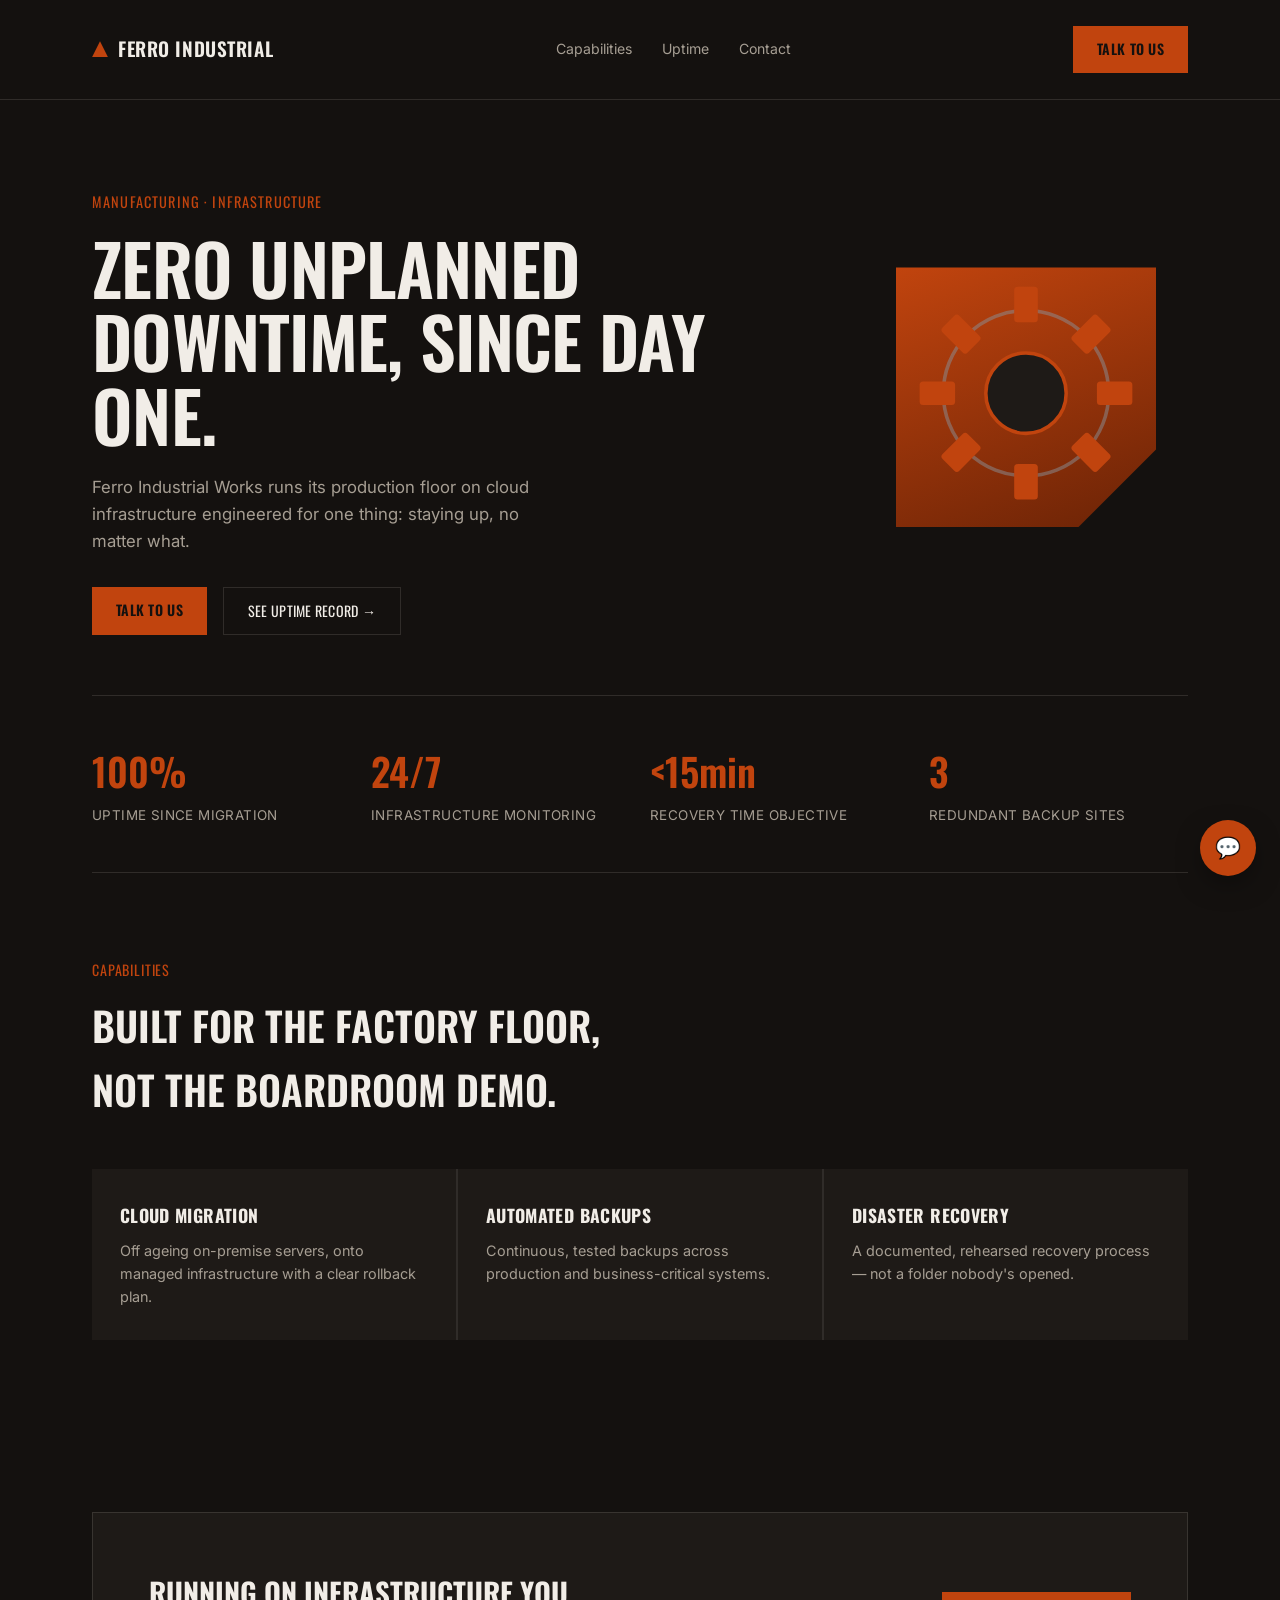
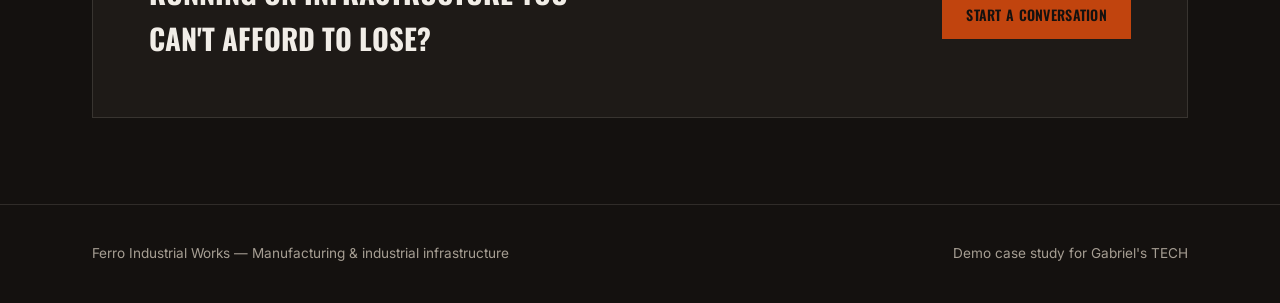
<file: demos/ferro-industrial.html>
<!DOCTYPE html>
<html lang="en">
<head>
<meta charset="UTF-8">
<meta name="viewport" content="width=device-width, initial-scale=1.0">
<title>Ferro Industrial Works — Uptime, Engineered.</title>
<style>
  @import url('https://fonts.googleapis.com/css2?family=Oswald:wght@400;500;600;700&family=Inter:wght@400;500;600&display=swap');
  :root{
    --bg:#14110F; --panel:#1E1A17; --ink:#F1EDE7; --muted:#A69E93;
    --accent:#C1440E; --accent-2:#8A8F98; --line:rgba(241,237,231,0.12);
    --head:'Oswald', sans-serif; --sans:'Inter', sans-serif;
  }
  *{box-sizing:border-box; margin:0; padding:0;}
  body{background:var(--bg); color:var(--ink); font-family:var(--sans); line-height:1.6;}
  a{color:inherit;}
  .wrap{max-width:1160px; margin:0 auto; padding:0 32px;}
  header{padding:26px 0; border-bottom:1px solid var(--line);}
  nav{display:flex; justify-content:space-between; align-items:center; max-width:1160px; margin:0 auto; padding:0 32px;}
  .brand{font-family:var(--head); font-size:1.2rem; font-weight:600; text-transform:uppercase; letter-spacing:0.03em; display:flex; align-items:center; gap:10px;}
  .brand .mark{width:16px; height:16px; background:var(--accent); clip-path:polygon(50% 0,100% 100%,0 100%);}
  .navlinks{display:flex; gap:30px; font-size:0.88rem;}
  .navlinks a{text-decoration:none; color:var(--muted);}
  .cta-btn{background:var(--accent); color:#14110F; padding:12px 24px; text-decoration:none; font-size:0.88rem; font-weight:600; text-transform:uppercase; letter-spacing:0.02em; font-family:var(--head);}
  .hero{padding:90px 0 60px; position:relative;}
  .hero-inner{max-width:680px;}
  .hero .kicker{font-family:var(--head); color:var(--accent); font-size:0.9rem; text-transform:uppercase; letter-spacing:0.08em; margin-bottom:18px;}
  .hero h1{font-family:var(--head); font-size:clamp(2.6rem,5.5vw,4.4rem); font-weight:600; line-height:1.05; text-transform:uppercase; letter-spacing:-0.01em;}
  .hero p{margin-top:22px; color:var(--muted); font-size:1.05rem; max-width:480px;}
  .hero-actions{margin-top:32px; display:flex; gap:16px;}
  .ghost-btn{border:1px solid var(--line); padding:12px 24px; text-decoration:none; font-size:0.88rem; font-family:var(--head); text-transform:uppercase; letter-spacing:0.02em;}
  .diag{position:absolute; right:32px; top:50%; transform:translateY(-50%); width:260px; height:260px; background:linear-gradient(160deg, var(--accent), #6b2306); clip-path:polygon(0 0,100% 0,100% 70%,70% 100%,0 100%); display:none;}
  @media(min-width:960px){.diag{display:block;}}
  .stats-band{border-top:1px solid var(--line); border-bottom:1px solid var(--line); padding:44px 0; display:grid; grid-template-columns:repeat(4,1fr); gap:20px;}
  .stats-band b{font-family:var(--head); font-size:2.4rem; font-weight:600; display:block; color:var(--accent);}
  .stats-band span{color:var(--muted); font-size:0.84rem; text-transform:uppercase; letter-spacing:0.03em;}
  section{padding:86px 0;}
  .sec-head{max-width:560px; margin-bottom:48px;}
  .sec-head .kicker{font-family:var(--head); color:var(--accent); font-size:0.88rem; text-transform:uppercase; letter-spacing:0.06em; margin-bottom:12px;}
  .sec-head h2{font-family:var(--head); font-size:clamp(1.9rem,3.2vw,2.5rem); font-weight:600; text-transform:uppercase;}
  .grid-3{display:grid; grid-template-columns:repeat(3,1fr); gap:2px; background:var(--line);}
  .grid-3 > div{background:var(--panel); padding:32px 28px;}
  .grid-3 h3{font-family:var(--head); font-size:1.1rem; text-transform:uppercase; margin-bottom:10px; letter-spacing:0.02em;}
  .grid-3 p{color:var(--muted); font-size:0.9rem;}
  .cta-band{background:var(--panel); border:1px solid var(--line); padding:56px; display:flex; justify-content:space-between; align-items:center; gap:30px;}
  .cta-band h2{font-family:var(--head); font-size:1.8rem; text-transform:uppercase; max-width:420px;}
  footer{border-top:1px solid var(--line); padding:38px 0; display:flex; justify-content:space-between; align-items:center; color:var(--muted); font-size:0.85rem;}
  .hero-illus{position:absolute; right:32px; top:50%; transform:translateY(-50%); width:260px; display:none;}
  @media(min-width:960px){.hero-illus{display:block;}}
  .ai-widget{position:fixed; right:24px; bottom:24px; z-index:200;}
  .ai-toggle{width:56px; height:56px; border-radius:50%; background:var(--accent); color:#14110F; border:none; cursor:pointer; box-shadow:0 10px 30px -8px rgba(0,0,0,0.6); font-size:1.3rem; display:flex; align-items:center; justify-content:center;}
  .ai-panel{position:absolute; bottom:70px; right:0; width:300px; background:var(--panel); border:1px solid var(--line); box-shadow:0 20px 50px -20px rgba(0,0,0,0.7); display:none; overflow:hidden;}
  .ai-panel.open{display:block;}
  .ai-head{background:var(--accent); color:#14110F; padding:14px 18px; font-size:0.86rem; font-weight:600; font-family:var(--head); text-transform:uppercase; letter-spacing:0.02em;}
  .ai-head small{display:block; font-weight:400; opacity:0.85; font-size:0.72rem; margin-top:2px; text-transform:none; letter-spacing:0;}
  .ai-body{padding:14px 16px; max-height:220px; overflow-y:auto; display:flex; flex-direction:column; gap:10px;}
  .ai-msg{font-size:0.83rem; line-height:1.5;}
  .ai-msg.bot{background:#25201C; padding:10px 12px; border-top-left-radius:2px;}
  .ai-msg.user{background:var(--accent); color:#14110F; padding:10px 12px; border-top-right-radius:2px; align-self:flex-end;}
  .ai-suggestions{padding:0 16px 14px; display:flex; flex-direction:column; gap:8px;}
  .ai-sugg{text-align:left; background:none; border:1px solid var(--line); padding:8px 10px; font-size:0.76rem; cursor:pointer; color:var(--ink);}
  .ai-sugg:hover{border-color:var(--accent);}
  @media(max-width:820px){
    .navlinks{display:none;}
    .stats-band{grid-template-columns:repeat(2,1fr);}
    .grid-3{grid-template-columns:1fr;}
    .cta-band{flex-direction:column; align-items:flex-start; padding:34px;}
  }
</style>
</head>
<body>
<header>
  <nav>
    <div class="brand"><span class="mark"></span>Ferro Industrial</div>
    <div class="navlinks">
      <a href="#capabilities">Capabilities</a>
      <a href="#uptime">Uptime</a>
      <a href="#contact">Contact</a>
    </div>
    <a href="#contact" class="cta-btn">Talk to us</a>
  </nav>
</header>

<div class="wrap">
  <section class="hero">
    <div class="diag"></div>
    <div class="hero-illus">
      <svg viewBox="0 0 220 220" fill="none" xmlns="http://www.w3.org/2000/svg">
        <circle cx="110" cy="110" r="70" fill="none" stroke="#8A8F98" stroke-width="3" opacity="0.5"/>
        <g fill="#C1440E">
          <rect x="100" y="20" width="20" height="30" rx="3"/>
          <rect x="100" y="170" width="20" height="30" rx="3"/>
          <rect x="20" y="100" width="30" height="20" rx="3"/>
          <rect x="170" y="100" width="30" height="20" rx="3"/>
          <rect x="45" y="45" width="20" height="30" rx="3" transform="rotate(-45 55 60)"/>
          <rect x="155" y="145" width="20" height="30" rx="3" transform="rotate(-45 165 160)"/>
          <rect x="45" y="145" width="20" height="30" rx="3" transform="rotate(45 55 160)"/>
          <rect x="155" y="45" width="20" height="30" rx="3" transform="rotate(45 165 60)"/>
        </g>
        <circle cx="110" cy="110" r="34" fill="#1E1A17" stroke="#C1440E" stroke-width="3"/>
      </svg>
    </div>
    <div class="hero-inner">
      <div class="kicker">Manufacturing · Infrastructure</div>
      <h1>Zero unplanned downtime, since day one.</h1>
      <p>Ferro Industrial Works runs its production floor on cloud infrastructure engineered for one thing: staying up, no matter what.</p>
      <div class="hero-actions">
        <a href="#contact" class="cta-btn">Talk to us</a>
        <a href="#uptime" class="ghost-btn">See uptime record →</a>
      </div>
    </div>
  </section>

  <div class="stats-band" id="uptime">
    <div><b>100%</b><span>Uptime since migration</span></div>
    <div><b>24/7</b><span>Infrastructure monitoring</span></div>
    <div><b>&lt;15min</b><span>Recovery time objective</span></div>
    <div><b>3</b><span>Redundant backup sites</span></div>
  </div>

  <section id="capabilities">
    <div class="sec-head">
      <div class="kicker">Capabilities</div>
      <h2>Built for the factory floor, not the boardroom demo.</h2>
    </div>
    <div class="grid-3">
      <div><h3>Cloud migration</h3><p>Off ageing on-premise servers, onto managed infrastructure with a clear rollback plan.</p></div>
      <div><h3>Automated backups</h3><p>Continuous, tested backups across production and business-critical systems.</p></div>
      <div><h3>Disaster recovery</h3><p>A documented, rehearsed recovery process — not a folder nobody's opened.</p></div>
    </div>
  </section>

  <section>
    <div class="cta-band">
      <h2>Running on infrastructure you can't afford to lose?</h2>
      <a href="#contact" class="cta-btn">Start a conversation</a>
    </div>
  </section>
</div>

<footer id="contact">
  <div class="wrap" style="display:flex; justify-content:space-between; width:100%; align-items:center;">
    <span>Ferro Industrial Works — Manufacturing &amp; industrial infrastructure</span>
    <span>Demo case study for Gabriel's TECH</span>
  </div>
</footer>

<div class="ai-widget">
  <div class="ai-panel" id="aiPanel">
    <div class="ai-head">Uptime Monitor<small>AI-flagged anomalies &amp; maintenance</small></div>
    <div class="ai-body" id="aiBody">
      <div class="ai-msg bot">Ask about anomalies, uptime, or upcoming maintenance.</div>
    </div>
    <div class="ai-suggestions">
      <button class="ai-sugg" data-q="anomaly">Any anomalies today?</button>
      <button class="ai-sugg" data-q="maintenance">Predicted maintenance needed?</button>
      <button class="ai-sugg" data-q="uptime">Current uptime status?</button>
    </div>
  </div>
  <button class="ai-toggle" id="aiToggle" aria-label="Open uptime monitor">💬</button>
</div>
<script>
  const aiToggle = document.getElementById('aiToggle');
  const aiPanel = document.getElementById('aiPanel');
  const aiBody = document.getElementById('aiBody');
  const answers = {
    anomaly: "One: Server rack B3 showed a 4°C temperature spike at 03:12 — auto-throttled, no downtime recorded.",
    maintenance: "Compressor unit 2 is trending toward scheduled maintenance in 9 days, based on vibration data.",
    uptime: "All systems nominal. 100% uptime maintained since the infrastructure migration."
  };
  aiToggle.addEventListener('click', () => aiPanel.classList.toggle('open'));
  document.querySelectorAll('.ai-sugg').forEach(btn => {
    btn.addEventListener('click', () => {
      const q = btn.textContent;
      const key = btn.dataset.q;
      const userMsg = document.createElement('div');
      userMsg.className = 'ai-msg user';
      userMsg.textContent = q;
      aiBody.appendChild(userMsg);
      setTimeout(() => {
        const botMsg = document.createElement('div');
        botMsg.className = 'ai-msg bot';
        botMsg.textContent = answers[key] || "I can check anomalies, uptime, or maintenance schedules — try one of the questions above.";
        aiBody.appendChild(botMsg);
        aiBody.scrollTop = aiBody.scrollHeight;
      }, 450);
      aiBody.scrollTop = aiBody.scrollHeight;
    });
  });
</script>
</body>
</html>
</file>
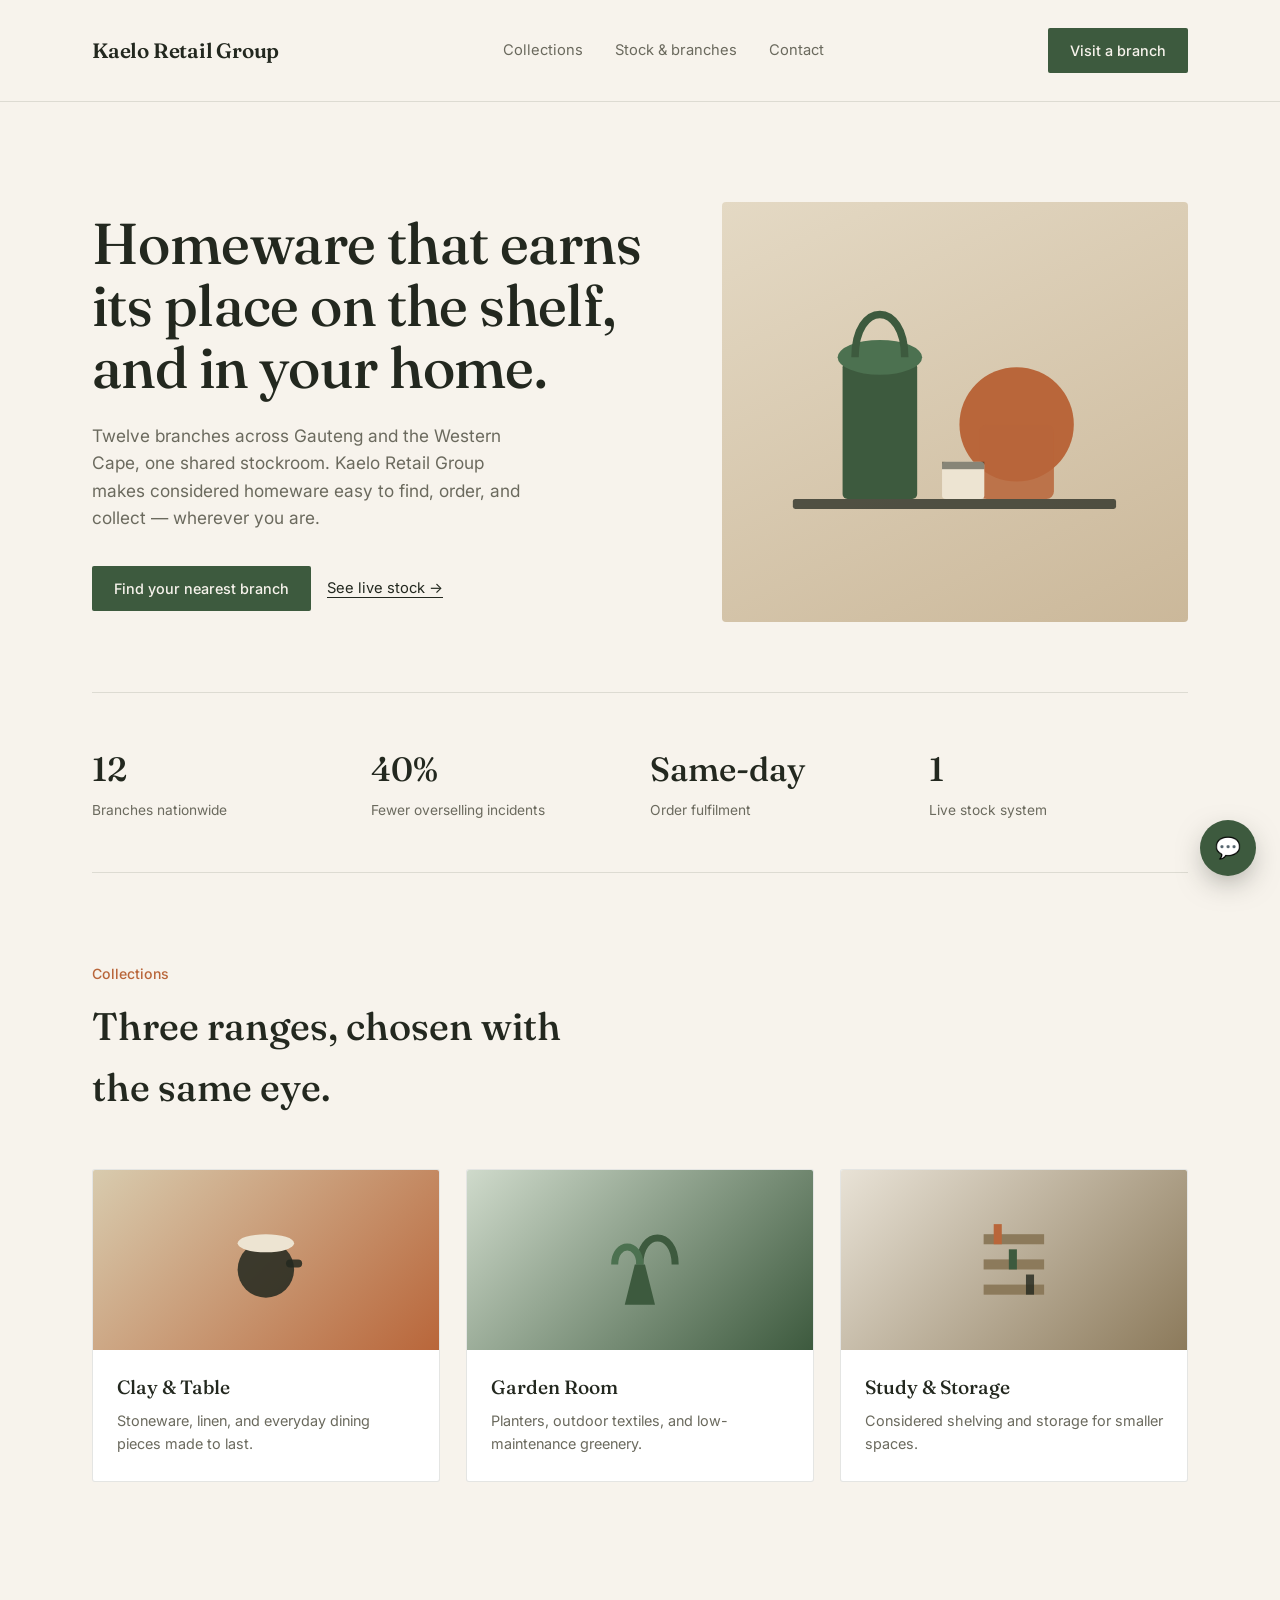
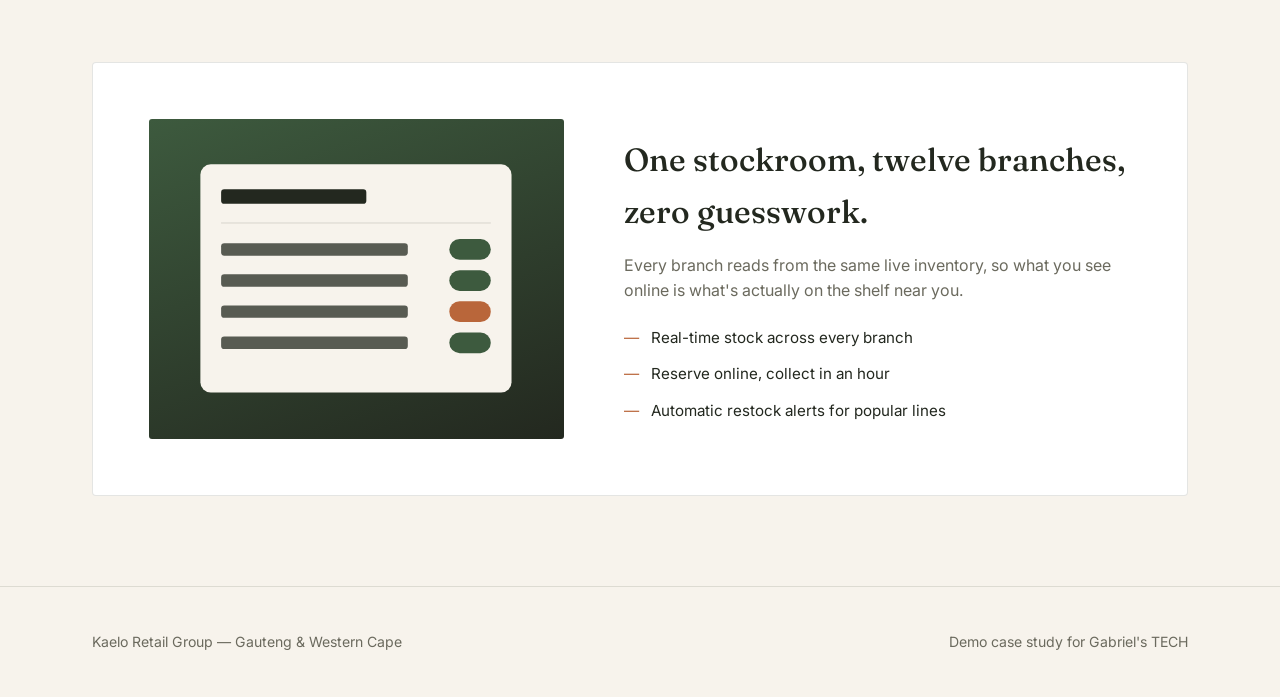
<file: demos/kaelo-retail.html>
<!DOCTYPE html>
<html lang="en">
<head>
<meta charset="UTF-8">
<meta name="viewport" content="width=device-width, initial-scale=1.0">
<title>Kaelo Retail Group — Homeware, Considered</title>
<style>
  @import url('https://fonts.googleapis.com/css2?family=Fraunces:opsz,wght@9..144,400;9..144,500;9..144,600&family=Inter:wght@400;500;600&display=swap');
  :root{
    --bg:#F7F3EC; --panel:#FFFFFF; --ink:#23281F; --muted:#6B6A5E;
    --accent:#3D5A3E; --accent-2:#B9663A; --line:rgba(35,40,31,0.12);
    --serif:'Fraunces', Georgia, serif; --sans:'Inter', sans-serif;
  }
  *{box-sizing:border-box; margin:0; padding:0;}
  body{background:var(--bg); color:var(--ink); font-family:var(--sans); line-height:1.6;}
  a{color:inherit;}
  .wrap{max-width:1160px; margin:0 auto; padding:0 32px;}
  header{padding:28px 0; border-bottom:1px solid var(--line);}
  nav{display:flex; justify-content:space-between; align-items:center; max-width:1160px; margin:0 auto; padding:0 32px;}
  .brand{font-family:var(--serif); font-size:1.3rem; font-weight:600; letter-spacing:-0.01em;}
  .navlinks{display:flex; gap:32px; font-size:0.92rem;}
  .navlinks a{text-decoration:none; color:var(--muted); transition:color .2s;}
  .navlinks a:hover{color:var(--accent);}
  .cta-btn{background:var(--accent); color:#F7F3EC; padding:11px 22px; border-radius:2px; text-decoration:none; font-size:0.9rem; font-weight:500;}
  .hero{padding:100px 0 70px; display:grid; grid-template-columns:1.1fr 0.9fr; gap:60px; align-items:center;}
  .hero h1{font-family:var(--serif); font-size:clamp(2.6rem,4.5vw,4rem); font-weight:500; line-height:1.08; letter-spacing:-0.01em;}
  .hero p{margin-top:22px; color:var(--muted); font-size:1.08rem; max-width:440px;}
  .hero .cta-row{margin-top:34px; display:flex; gap:16px; align-items:center;}
  .link-line{font-size:0.92rem; text-decoration:underline; text-underline-offset:4px;}
  .hero-visual{position:relative; height:420px; background:linear-gradient(155deg,#E4D9C4,#CBB89A); border-radius:4px; overflow:hidden; display:flex; align-items:center; justify-content:center;}
  .hero-visual svg{width:80%; height:80%;}
  .coll-swatch{height:180px; display:flex; align-items:center; justify-content:center;}
  .coll-swatch svg{width:56%; height:56%;}
  .feature-visual{display:flex; align-items:center; justify-content:center;}
  .feature-visual svg{width:80%; height:auto;}
  .stats{padding:50px 0; border-top:1px solid var(--line); border-bottom:1px solid var(--line); display:grid; grid-template-columns:repeat(4,1fr); gap:20px;}
  .stat b{font-family:var(--serif); font-size:2.1rem; font-weight:500; display:block;}
  .stat span{color:var(--muted); font-size:0.86rem;}
  section{padding:90px 0;}
  .sec-head{max-width:520px; margin-bottom:50px;}
  .sec-head .eyebrow{color:var(--accent-2); font-size:0.88rem; font-weight:500; margin-bottom:10px;}
  .sec-head h2{font-family:var(--serif); font-size:clamp(1.9rem,3vw,2.5rem); font-weight:500;}
  .collections{display:grid; grid-template-columns:repeat(3,1fr); gap:26px;}
  .coll-card{background:var(--panel); border:1px solid var(--line); border-radius:3px; overflow:hidden;}
  .coll-card:nth-child(1) .coll-swatch{background:linear-gradient(135deg,#D8CBAE,#B9663A);}
  .coll-card:nth-child(2) .coll-swatch{background:linear-gradient(135deg,#CFDACB,#3D5A3E);}
  .coll-card:nth-child(3) .coll-swatch{background:linear-gradient(135deg,#E8E2D6,#8C7A5B);}
  .coll-body{padding:22px 24px 26px;}
  .coll-body h3{font-family:var(--serif); font-weight:500; font-size:1.2rem; margin-bottom:6px;}
  .coll-body p{color:var(--muted); font-size:0.9rem;}
  .feature{display:grid; grid-template-columns:0.9fr 1.1fr; gap:60px; align-items:center; background:var(--panel); border:1px solid var(--line); border-radius:4px; padding:56px;}
  .feature-visual{height:320px; background:linear-gradient(160deg,#3D5A3E,#23281F); border-radius:3px;}
  .ai-widget{position:fixed; right:24px; bottom:24px; z-index:200; font-family:var(--sans);}
  .ai-toggle{width:56px; height:56px; border-radius:50%; background:var(--accent); color:#fff; border:none; cursor:pointer; box-shadow:0 10px 30px -8px rgba(35,40,31,0.5); font-size:1.3rem; display:flex; align-items:center; justify-content:center;}
  .ai-panel{position:absolute; bottom:70px; right:0; width:300px; background:var(--panel); border:1px solid var(--line); border-radius:10px; box-shadow:0 20px 50px -20px rgba(35,40,31,0.4); display:none; overflow:hidden;}
  .ai-panel.open{display:block;}
  .ai-head{background:var(--accent); color:#F7F3EC; padding:14px 18px; font-size:0.9rem; font-weight:600;}
  .ai-head small{display:block; font-weight:400; opacity:0.85; font-size:0.76rem; margin-top:2px;}
  .ai-body{padding:14px 16px; max-height:220px; overflow-y:auto; display:flex; flex-direction:column; gap:10px;}
  .ai-msg{font-size:0.85rem; line-height:1.5;}
  .ai-msg.bot{background:#F1ECE1; padding:10px 12px; border-radius:8px; border-top-left-radius:2px;}
  .ai-msg.user{background:var(--accent); color:#fff; padding:10px 12px; border-radius:8px; border-top-right-radius:2px; align-self:flex-end;}
  .ai-suggestions{padding:0 16px 14px; display:flex; flex-direction:column; gap:8px;}
  .ai-sugg{text-align:left; background:none; border:1px solid var(--line); border-radius:6px; padding:8px 10px; font-size:0.78rem; cursor:pointer; color:var(--ink);}
  .ai-sugg:hover{border-color:var(--accent);}
  .feature h2{font-family:var(--serif); font-size:2rem; font-weight:500; margin-bottom:16px;}
  .feature p{color:var(--muted);}
  .feature ul{margin-top:22px; display:flex; flex-direction:column; gap:12px;}
  .feature li{display:flex; gap:12px; align-items:baseline; font-size:0.95rem;}
  .feature li::before{content:'—'; color:var(--accent-2);}
  footer{border-top:1px solid var(--line); padding:44px 0; display:flex; justify-content:space-between; align-items:center; color:var(--muted); font-size:0.88rem;}
  @media(max-width:820px){
    .hero{grid-template-columns:1fr;}
    .stats{grid-template-columns:repeat(2,1fr);}
    .collections{grid-template-columns:1fr;}
    .feature{grid-template-columns:1fr; padding:32px;}
    .navlinks{display:none;}
  }
</style>
</head>
<body>
<header>
  <nav>
    <div class="brand">Kaelo Retail Group</div>
    <div class="navlinks">
      <a href="#collections">Collections</a>
      <a href="#stock">Stock &amp; branches</a>
      <a href="#contact">Contact</a>
    </div>
    <a href="#contact" class="cta-btn">Visit a branch</a>
  </nav>
</header>

<div class="wrap">
  <section class="hero">
    <div>
      <h1>Homeware that earns its place on the shelf, and in your home.</h1>
      <p>Twelve branches across Gauteng and the Western Cape, one shared stockroom. Kaelo Retail Group makes considered homeware easy to find, order, and collect — wherever you are.</p>
      <div class="cta-row">
        <a href="#contact" class="cta-btn">Find your nearest branch</a>
        <a href="#stock" class="link-line">See live stock →</a>
      </div>
    </div>
    <div class="hero-visual">
      <svg viewBox="0 0 300 260" fill="none" xmlns="http://www.w3.org/2000/svg">
        <rect x="20" y="200" width="260" height="8" rx="2" fill="#23281F" opacity="0.75"/>
        <rect x="60" y="90" width="60" height="110" rx="4" fill="#3D5A3E"/>
        <ellipse cx="90" cy="86" rx="34" ry="14" fill="#4C7150"/>
        <path d="M70 86 C70 40, 110 40, 110 86" stroke="#3D5A3E" stroke-width="6" fill="none"/>
        <circle cx="200" cy="140" r="46" fill="#B9663A"/>
        <rect x="170" y="140" width="60" height="60" rx="6" fill="#B9663A" opacity="0.85"/>
        <rect x="140" y="170" width="34" height="30" rx="3" fill="#EDE4D2"/>
        <rect x="140" y="170" width="34" height="6" fill="#23281F" opacity="0.5"/>
      </svg>
    </div>
  </section>

  <div class="stats">
    <div class="stat"><b>12</b><span>Branches nationwide</span></div>
    <div class="stat"><b>40%</b><span>Fewer overselling incidents</span></div>
    <div class="stat"><b>Same-day</b><span>Order fulfilment</span></div>
    <div class="stat"><b>1</b><span>Live stock system</span></div>
  </div>

  <section id="collections">
    <div class="sec-head">
      <div class="eyebrow">Collections</div>
      <h2>Three ranges, chosen with the same eye.</h2>
    </div>
    <div class="collections">
      <div class="coll-card">
        <div class="coll-swatch"><svg viewBox="0 0 100 100" fill="none"><circle cx="50" cy="60" r="28" fill="#23281F" opacity="0.85"/><ellipse cx="50" cy="34" rx="28" ry="9" fill="#EDE4D2"/><rect x="70" y="50" width="16" height="8" rx="4" fill="#23281F" opacity="0.85"/></svg></div>
        <div class="coll-body"><h3>Clay &amp; Table</h3><p>Stoneware, linen, and everyday dining pieces made to last.</p></div>
      </div>
      <div class="coll-card">
        <div class="coll-swatch"><svg viewBox="0 0 100 100" fill="none"><path d="M35 95 L45 55 L55 55 L65 95 Z" fill="#3D5A3E"/><path d="M50 55 C50 20, 85 20, 85 55" stroke="#3D5A3E" stroke-width="7" fill="none"/><path d="M50 55 C50 32, 25 32, 25 55" stroke="#4C7150" stroke-width="7" fill="none"/></svg></div>
        <div class="coll-body"><h3>Garden Room</h3><p>Planters, outdoor textiles, and low-maintenance greenery.</p></div>
      </div>
      <div class="coll-card">
        <div class="coll-swatch"><svg viewBox="0 0 100 100" fill="none"><rect x="20" y="25" width="60" height="10" fill="#8C7A5B"/><rect x="20" y="50" width="60" height="10" fill="#8C7A5B"/><rect x="20" y="75" width="60" height="10" fill="#8C7A5B"/><rect x="30" y="15" width="8" height="20" fill="#B9663A"/><rect x="45" y="40" width="8" height="20" fill="#3D5A3E"/><rect x="62" y="65" width="8" height="20" fill="#23281F" opacity="0.8"/></svg></div>
        <div class="coll-body"><h3>Study &amp; Storage</h3><p>Considered shelving and storage for smaller spaces.</p></div>
      </div>
    </div>
  </section>

  <section id="stock">
    <div class="feature">
      <div class="feature-visual">
        <svg viewBox="0 0 320 240" fill="none" xmlns="http://www.w3.org/2000/svg">
          <rect x="10" y="10" width="300" height="220" rx="10" fill="#F7F3EC"/>
          <rect x="30" y="34" width="140" height="14" rx="3" fill="#23281F"/>
          <rect x="30" y="66" width="260" height="1" fill="#23281F" opacity="0.15"/>
          <rect x="30" y="86" width="180" height="12" rx="3" fill="#23281F" opacity="0.75"/>
          <rect x="250" y="82" width="40" height="20" rx="10" fill="#3D5A3E"/>
          <rect x="30" y="116" width="180" height="12" rx="3" fill="#23281F" opacity="0.75"/>
          <rect x="250" y="112" width="40" height="20" rx="10" fill="#3D5A3E"/>
          <rect x="30" y="146" width="180" height="12" rx="3" fill="#23281F" opacity="0.75"/>
          <rect x="250" y="142" width="40" height="20" rx="10" fill="#B9663A"/>
          <rect x="30" y="176" width="180" height="12" rx="3" fill="#23281F" opacity="0.75"/>
          <rect x="250" y="172" width="40" height="20" rx="10" fill="#3D5A3E"/>
        </svg>
      </div>
      <div>
        <h2>One stockroom, twelve branches, zero guesswork.</h2>
        <p>Every branch reads from the same live inventory, so what you see online is what's actually on the shelf near you.</p>
        <ul>
          <li>Real-time stock across every branch</li>
          <li>Reserve online, collect in an hour</li>
          <li>Automatic restock alerts for popular lines</li>
        </ul>
      </div>
    </div>
  </section>
</div>

<footer id="contact">
  <div class="wrap" style="display:flex; justify-content:space-between; width:100%; align-items:center;">
    <span>Kaelo Retail Group — Gauteng &amp; Western Cape</span>
    <span>Demo case study for Gabriel's TECH</span>
  </div>
</footer>

<div class="ai-widget">
  <div class="ai-panel" id="aiPanel">
    <div class="ai-head">Kaelo Stock Assistant<small>AI-powered, checks live inventory</small></div>
    <div class="ai-body" id="aiBody">
      <div class="ai-msg bot">Hi — ask me about stock, branches, or an order, and I'll check the live system.</div>
    </div>
    <div class="ai-suggestions">
      <button class="ai-sugg" data-q="stock">Is the Terracotta Planter in stock?</button>
      <button class="ai-sugg" data-q="order">Where's my order?</button>
      <button class="ai-sugg" data-q="hours">Sandton branch hours?</button>
    </div>
  </div>
  <button class="ai-toggle" id="aiToggle" aria-label="Open stock assistant">💬</button>
</div>
<script>
  const aiToggle = document.getElementById('aiToggle');
  const aiPanel = document.getElementById('aiPanel');
  const aiBody = document.getElementById('aiBody');
  const answers = {
    stock: "Yes — 6 units of the Terracotta Planter are in stock at Sandton, and 3 at Rosebank. Want me to reserve one for two hours?",
    order: "Order #KL-4821 left our Sandton branch this morning and is out for delivery, arriving by 15:30 today.",
    hours: "Sandton branch: Mon–Sat 09:00–18:00, Sun 10:00–15:00."
  };
  aiToggle.addEventListener('click', () => aiPanel.classList.toggle('open'));
  document.querySelectorAll('.ai-sugg').forEach(btn => {
    btn.addEventListener('click', () => {
      const q = btn.textContent;
      const key = btn.dataset.q;
      const userMsg = document.createElement('div');
      userMsg.className = 'ai-msg user';
      userMsg.textContent = q;
      aiBody.appendChild(userMsg);
      setTimeout(() => {
        const botMsg = document.createElement('div');
        botMsg.className = 'ai-msg bot';
        botMsg.textContent = answers[key] || "I can check stock, delivery status, or branch hours — try one of the questions above.";
        aiBody.appendChild(botMsg);
        aiBody.scrollTop = aiBody.scrollHeight;
      }, 450);
      aiBody.scrollTop = aiBody.scrollHeight;
    });
  });
</script>
</body>
</html>
</file>
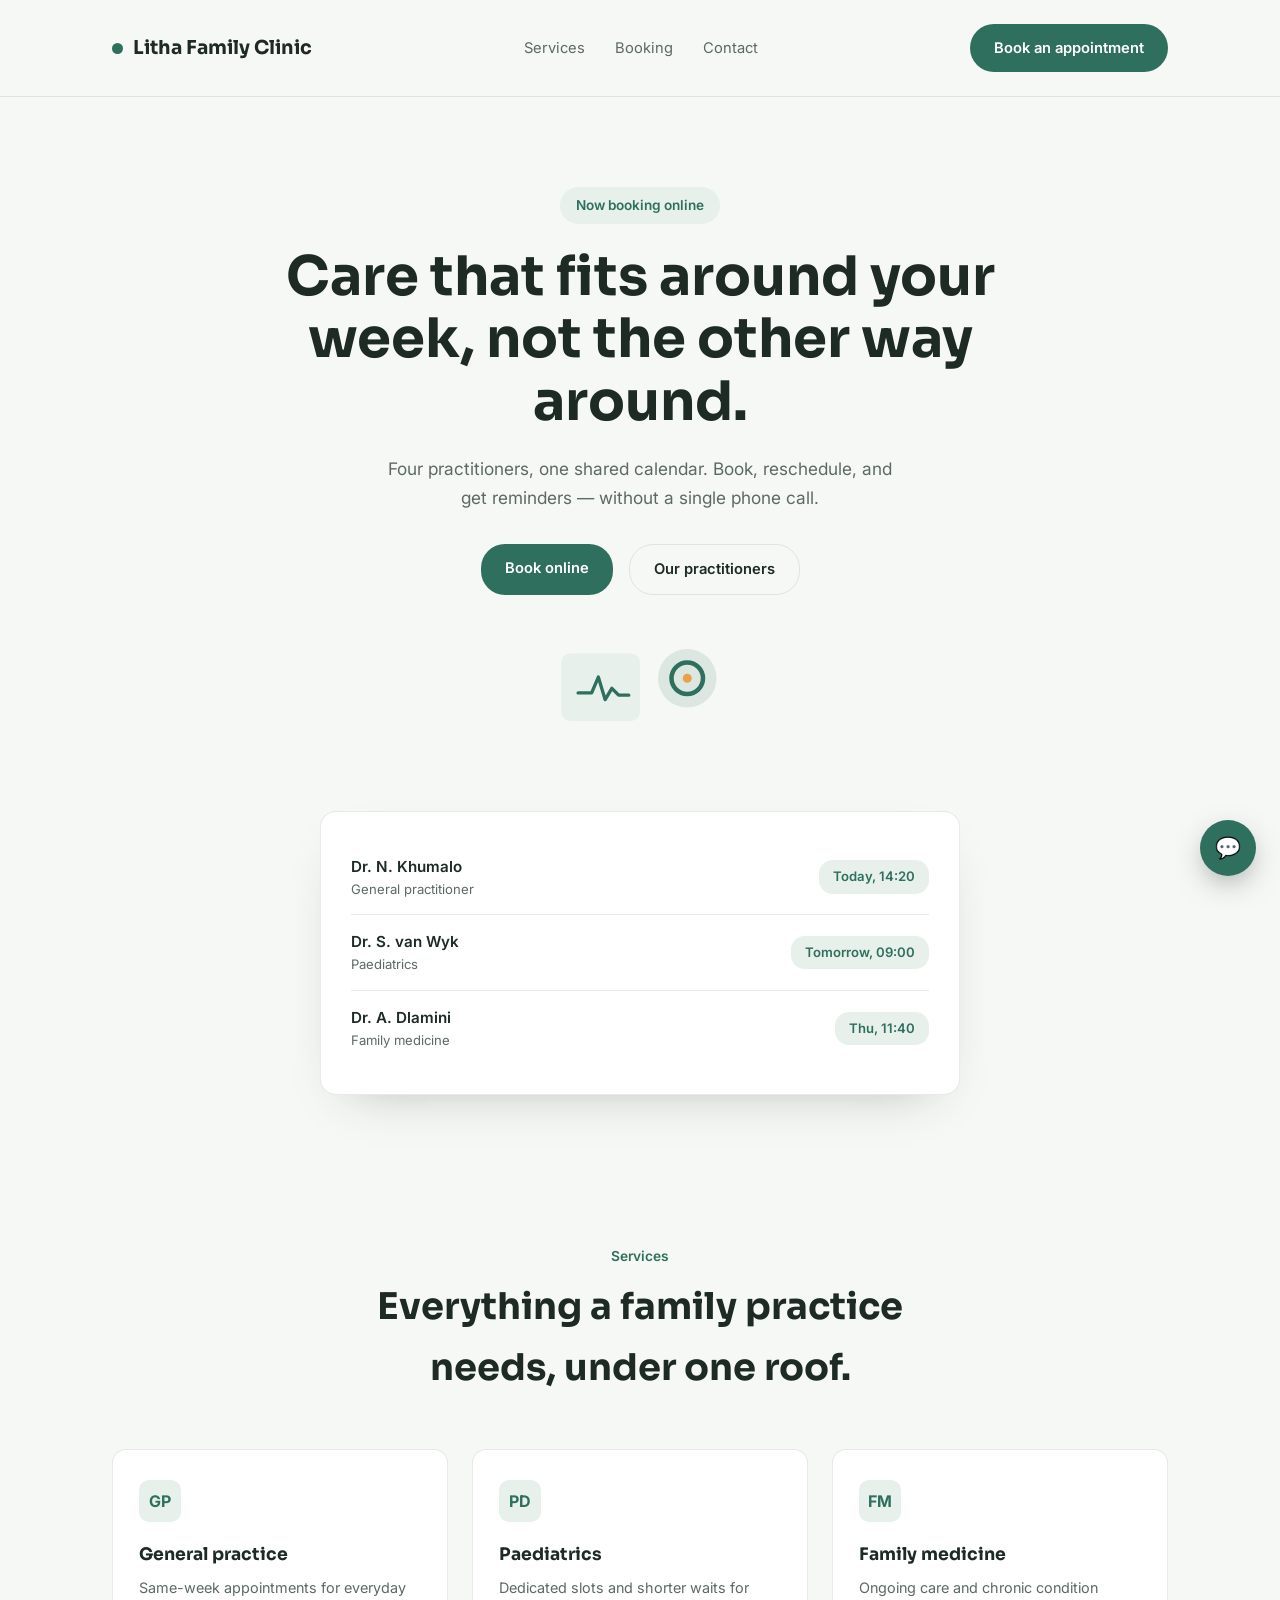
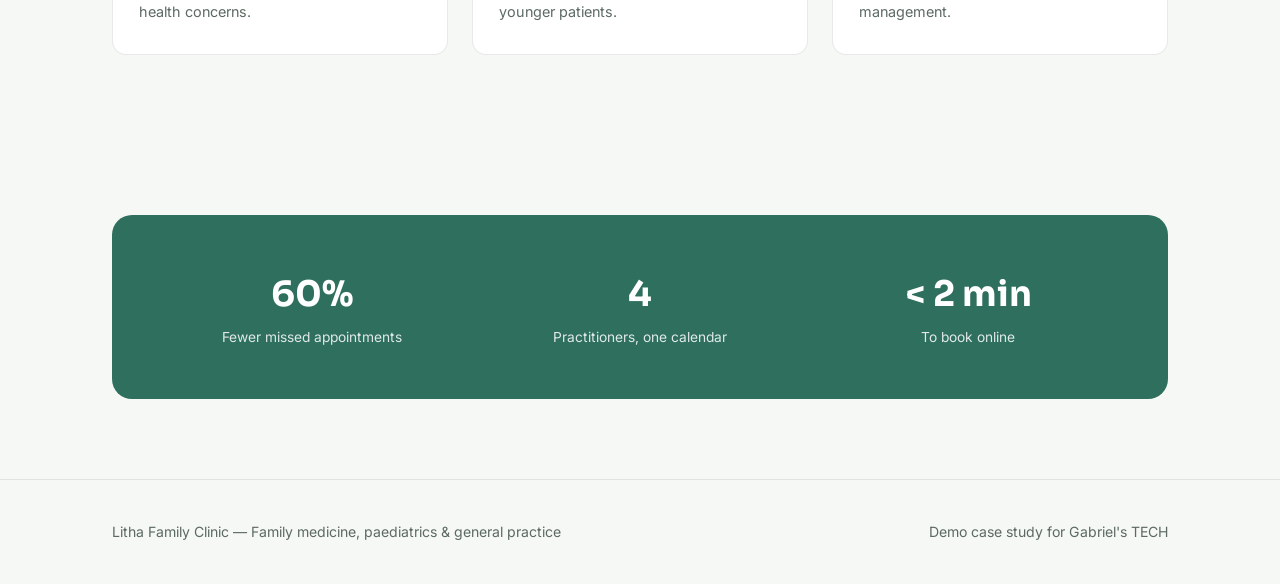
<file: demos/litha-clinic.html>
<!DOCTYPE html>
<html lang="en">
<head>
<meta charset="UTF-8">
<meta name="viewport" content="width=device-width, initial-scale=1.0">
<title>Litha Family Clinic — Care, Scheduled Simply</title>
<style>
  @import url('https://fonts.googleapis.com/css2?family=Sora:wght@400;500;600;700&family=Inter:wght@400;500;600&display=swap');
  :root{
    --bg:#F6F8F5; --panel:#FFFFFF; --ink:#1E2A24; --muted:#5C6A62;
    --accent:#2F6F5E; --accent-2:#E8A24A; --line:rgba(30,42,36,0.10);
    --head:'Sora', sans-serif; --sans:'Inter', sans-serif;
  }
  *{box-sizing:border-box; margin:0; padding:0;}
  body{background:var(--bg); color:var(--ink); font-family:var(--sans); line-height:1.65;}
  a{color:inherit;}
  .wrap{max-width:1120px; margin:0 auto; padding:0 32px;}
  header{padding:24px 0; position:sticky; top:0; background:rgba(246,248,245,0.9); backdrop-filter:blur(8px); border-bottom:1px solid var(--line); z-index:10;}
  nav{display:flex; justify-content:space-between; align-items:center; max-width:1120px; margin:0 auto; padding:0 32px;}
  .brand{font-family:var(--head); font-size:1.2rem; font-weight:700; display:flex; align-items:center; gap:10px;}
  .brand .mark{width:11px; height:11px; border-radius:50%; background:var(--accent);}
  .navlinks{display:flex; gap:30px; font-size:0.92rem;}
  .navlinks a{text-decoration:none; color:var(--muted);}
  .cta-btn{background:var(--accent); color:#fff; padding:12px 24px; border-radius:24px; text-decoration:none; font-size:0.92rem; font-weight:600;}
  .hero{padding:90px 0 70px; text-align:center;}
  .pill{display:inline-block; background:#E7F0EB; color:var(--accent); font-size:0.85rem; font-weight:600; padding:7px 16px; border-radius:20px; margin-bottom:22px;}
  .hero h1{font-family:var(--head); font-size:clamp(2.3rem,4.4vw,3.4rem); font-weight:700; line-height:1.15; max-width:760px; margin:0 auto;}
  .hero p{margin:22px auto 0; color:var(--muted); font-size:1.08rem; max-width:520px;}
  .hero-actions{margin-top:32px; display:flex; gap:16px; justify-content:center;}
  .ghost-btn{border:1px solid var(--line); padding:12px 24px; border-radius:24px; text-decoration:none; font-size:0.92rem; font-weight:600;}
  .booking-preview{margin:60px auto 0; max-width:640px; background:var(--panel); border:1px solid var(--line); border-radius:16px; padding:28px 30px; box-shadow:0 20px 50px -30px rgba(30,42,36,0.35); text-align:left;}
  .bp-row{display:flex; justify-content:space-between; align-items:center; padding:14px 0; border-bottom:1px solid var(--line);}
  .bp-row:last-child{border-bottom:none;}
  .bp-doc{font-weight:600; font-size:0.95rem;}
  .bp-role{color:var(--muted); font-size:0.82rem;}
  .bp-slot{background:#E7F0EB; color:var(--accent); font-size:0.82rem; font-weight:600; padding:6px 14px; border-radius:14px;}
  section{padding:80px 0;}
  .sec-head{max-width:560px; margin:0 auto 50px; text-align:center;}
  .sec-head .eyebrow{color:var(--accent); font-size:0.86rem; font-weight:600; margin-bottom:10px;}
  .sec-head h2{font-family:var(--head); font-size:clamp(1.8rem,3vw,2.3rem); font-weight:700;}
  .services{display:grid; grid-template-columns:repeat(3,1fr); gap:24px;}
  .svc{background:var(--panel); border:1px solid var(--line); border-radius:14px; padding:30px 26px;}
  .svc .icon{width:42px; height:42px; border-radius:10px; background:#E7F0EB; margin-bottom:18px; display:flex; align-items:center; justify-content:center; color:var(--accent); font-weight:700;}
  .svc h3{font-family:var(--head); font-size:1.08rem; margin-bottom:8px;}
  .svc p{color:var(--muted); font-size:0.9rem;}
  .stats-band{background:var(--accent); color:#fff; border-radius:20px; padding:50px 46px; display:grid; grid-template-columns:repeat(3,1fr); gap:20px; text-align:center;}
  .stats-band b{font-family:var(--head); font-size:2.2rem; display:block; font-weight:700;}
  .stats-band span{font-size:0.86rem; opacity:0.85;}
  footer{border-top:1px solid var(--line); padding:40px 0; display:flex; justify-content:space-between; align-items:center; color:var(--muted); font-size:0.88rem;}
  .hero-illus{max-width:180px; margin:36px auto 0;}
  .ai-widget{position:fixed; right:24px; bottom:24px; z-index:200;}
  .ai-toggle{width:56px; height:56px; border-radius:50%; background:var(--accent); color:#fff; border:none; cursor:pointer; box-shadow:0 10px 30px -8px rgba(30,42,36,0.5); font-size:1.3rem; display:flex; align-items:center; justify-content:center;}
  .ai-panel{position:absolute; bottom:70px; right:0; width:300px; background:var(--panel); border:1px solid var(--line); border-radius:14px; box-shadow:0 20px 50px -20px rgba(30,42,36,0.4); display:none; overflow:hidden;}
  .ai-panel.open{display:block;}
  .ai-head{background:var(--accent); color:#fff; padding:14px 18px; font-size:0.9rem; font-weight:700; font-family:var(--head);}
  .ai-head small{display:block; font-weight:400; opacity:0.85; font-size:0.76rem; margin-top:2px;}
  .ai-body{padding:14px 16px; max-height:220px; overflow-y:auto; display:flex; flex-direction:column; gap:10px;}
  .ai-msg{font-size:0.85rem; line-height:1.5;}
  .ai-msg.bot{background:#EEF3EF; padding:10px 12px; border-radius:10px; border-top-left-radius:2px;}
  .ai-msg.user{background:var(--accent); color:#fff; padding:10px 12px; border-radius:10px; border-top-right-radius:2px; align-self:flex-end;}
  .ai-suggestions{padding:0 16px 14px; display:flex; flex-direction:column; gap:8px;}
  .ai-sugg{text-align:left; background:none; border:1px solid var(--line); border-radius:8px; padding:8px 10px; font-size:0.78rem; cursor:pointer; color:var(--ink);}
  .ai-sugg:hover{border-color:var(--accent);}
  @media(max-width:800px){
    .navlinks{display:none;}
    .services{grid-template-columns:1fr;}
    .stats-band{grid-template-columns:1fr; padding:34px 26px;}
  }
</style>
</head>
<body>
<header>
  <nav>
    <div class="brand"><span class="mark"></span>Litha Family Clinic</div>
    <div class="navlinks">
      <a href="#services">Services</a>
      <a href="#booking">Booking</a>
      <a href="#contact">Contact</a>
    </div>
    <a href="#booking" class="cta-btn">Book an appointment</a>
  </nav>
</header>

<div class="wrap">
  <section class="hero">
    <div class="pill">Now booking online</div>
    <h1>Care that fits around your week, not the other way around.</h1>
    <p>Four practitioners, one shared calendar. Book, reschedule, and get reminders — without a single phone call.</p>
    <div class="hero-actions">
      <a href="#booking" class="cta-btn">Book online</a>
      <a href="#services" class="ghost-btn">Our practitioners</a>
    </div>

    <div class="hero-illus">
      <svg viewBox="0 0 160 100" fill="none" xmlns="http://www.w3.org/2000/svg">
        <rect x="10" y="20" width="70" height="60" rx="8" fill="#E7F0EB"/>
        <path d="M25 55 h12 l6 -14 6 20 6 -10 6 6 h9" stroke="#2F6F5E" stroke-width="3" fill="none" stroke-linecap="round" stroke-linejoin="round"/>
        <circle cx="122" cy="42" r="26" fill="#2F6F5E" opacity="0.12"/>
        <path d="M108 42 a14 14 0 1 1 28 0 a14 14 0 1 1 -28 0" stroke="#2F6F5E" stroke-width="4" fill="none"/>
        <circle cx="122" cy="42" r="4" fill="#E8A24A"/>
      </svg>
    </div>

    <div class="booking-preview" id="booking">
      <div class="bp-row"><div><div class="bp-doc">Dr. N. Khumalo</div><div class="bp-role">General practitioner</div></div><div class="bp-slot">Today, 14:20</div></div>
      <div class="bp-row"><div><div class="bp-doc">Dr. S. van Wyk</div><div class="bp-role">Paediatrics</div></div><div class="bp-slot">Tomorrow, 09:00</div></div>
      <div class="bp-row"><div><div class="bp-doc">Dr. A. Dlamini</div><div class="bp-role">Family medicine</div></div><div class="bp-slot">Thu, 11:40</div></div>
    </div>
  </section>

  <section id="services">
    <div class="sec-head">
      <div class="eyebrow">Services</div>
      <h2>Everything a family practice needs, under one roof.</h2>
    </div>
    <div class="services">
      <div class="svc"><div class="icon">GP</div><h3>General practice</h3><p>Same-week appointments for everyday health concerns.</p></div>
      <div class="svc"><div class="icon">PD</div><h3>Paediatrics</h3><p>Dedicated slots and shorter waits for younger patients.</p></div>
      <div class="svc"><div class="icon">FM</div><h3>Family medicine</h3><p>Ongoing care and chronic condition management.</p></div>
    </div>
  </section>

  <section>
    <div class="stats-band">
      <div><b>60%</b><span>Fewer missed appointments</span></div>
      <div><b>4</b><span>Practitioners, one calendar</span></div>
      <div><b>&lt; 2 min</b><span>To book online</span></div>
    </div>
  </section>
</div>

<footer id="contact">
  <div class="wrap" style="display:flex; justify-content:space-between; width:100%; align-items:center;">
    <span>Litha Family Clinic — Family medicine, paediatrics &amp; general practice</span>
    <span>Demo case study for Gabriel's TECH</span>
  </div>
</footer>

<div class="ai-widget">
  <div class="ai-panel" id="aiPanel">
    <div class="ai-head">Litha Booking Assistant<small>AI-powered, checks live calendars</small></div>
    <div class="ai-body" id="aiBody">
      <div class="ai-msg bot">Hi — tell me what kind of appointment you need and I'll find the next opening.</div>
    </div>
    <div class="ai-suggestions">
      <button class="ai-sugg" data-q="paed">Next available paediatric slot?</button>
      <button class="ai-sugg" data-q="gp">I need a GP appointment today</button>
      <button class="ai-sugg" data-q="reschedule">Can I reschedule my booking?</button>
    </div>
  </div>
  <button class="ai-toggle" id="aiToggle" aria-label="Open booking assistant">💬</button>
</div>
<script>
  const aiToggle = document.getElementById('aiToggle');
  const aiPanel = document.getElementById('aiPanel');
  const aiBody = document.getElementById('aiBody');
  const answers = {
    paed: "Dr. van Wyk has an opening tomorrow at 09:00, or Thursday at 14:15. Want me to hold one?",
    gp: "Dr. Khumalo has a same-day slot at 16:40. Shall I book it for you?",
    reschedule: "Sure — reply with your booking reference or the original date, and I'll pull up your appointment."
  };
  aiToggle.addEventListener('click', () => aiPanel.classList.toggle('open'));
  document.querySelectorAll('.ai-sugg').forEach(btn => {
    btn.addEventListener('click', () => {
      const q = btn.textContent;
      const key = btn.dataset.q;
      const userMsg = document.createElement('div');
      userMsg.className = 'ai-msg user';
      userMsg.textContent = q;
      aiBody.appendChild(userMsg);
      setTimeout(() => {
        const botMsg = document.createElement('div');
        botMsg.className = 'ai-msg bot';
        botMsg.textContent = answers[key] || "I can help with bookings, reschedules, or reminders — try one of the questions above.";
        aiBody.appendChild(botMsg);
        aiBody.scrollTop = aiBody.scrollHeight;
      }, 450);
      aiBody.scrollTop = aiBody.scrollHeight;
    });
  });
</script>
</body>
</html>
</file>
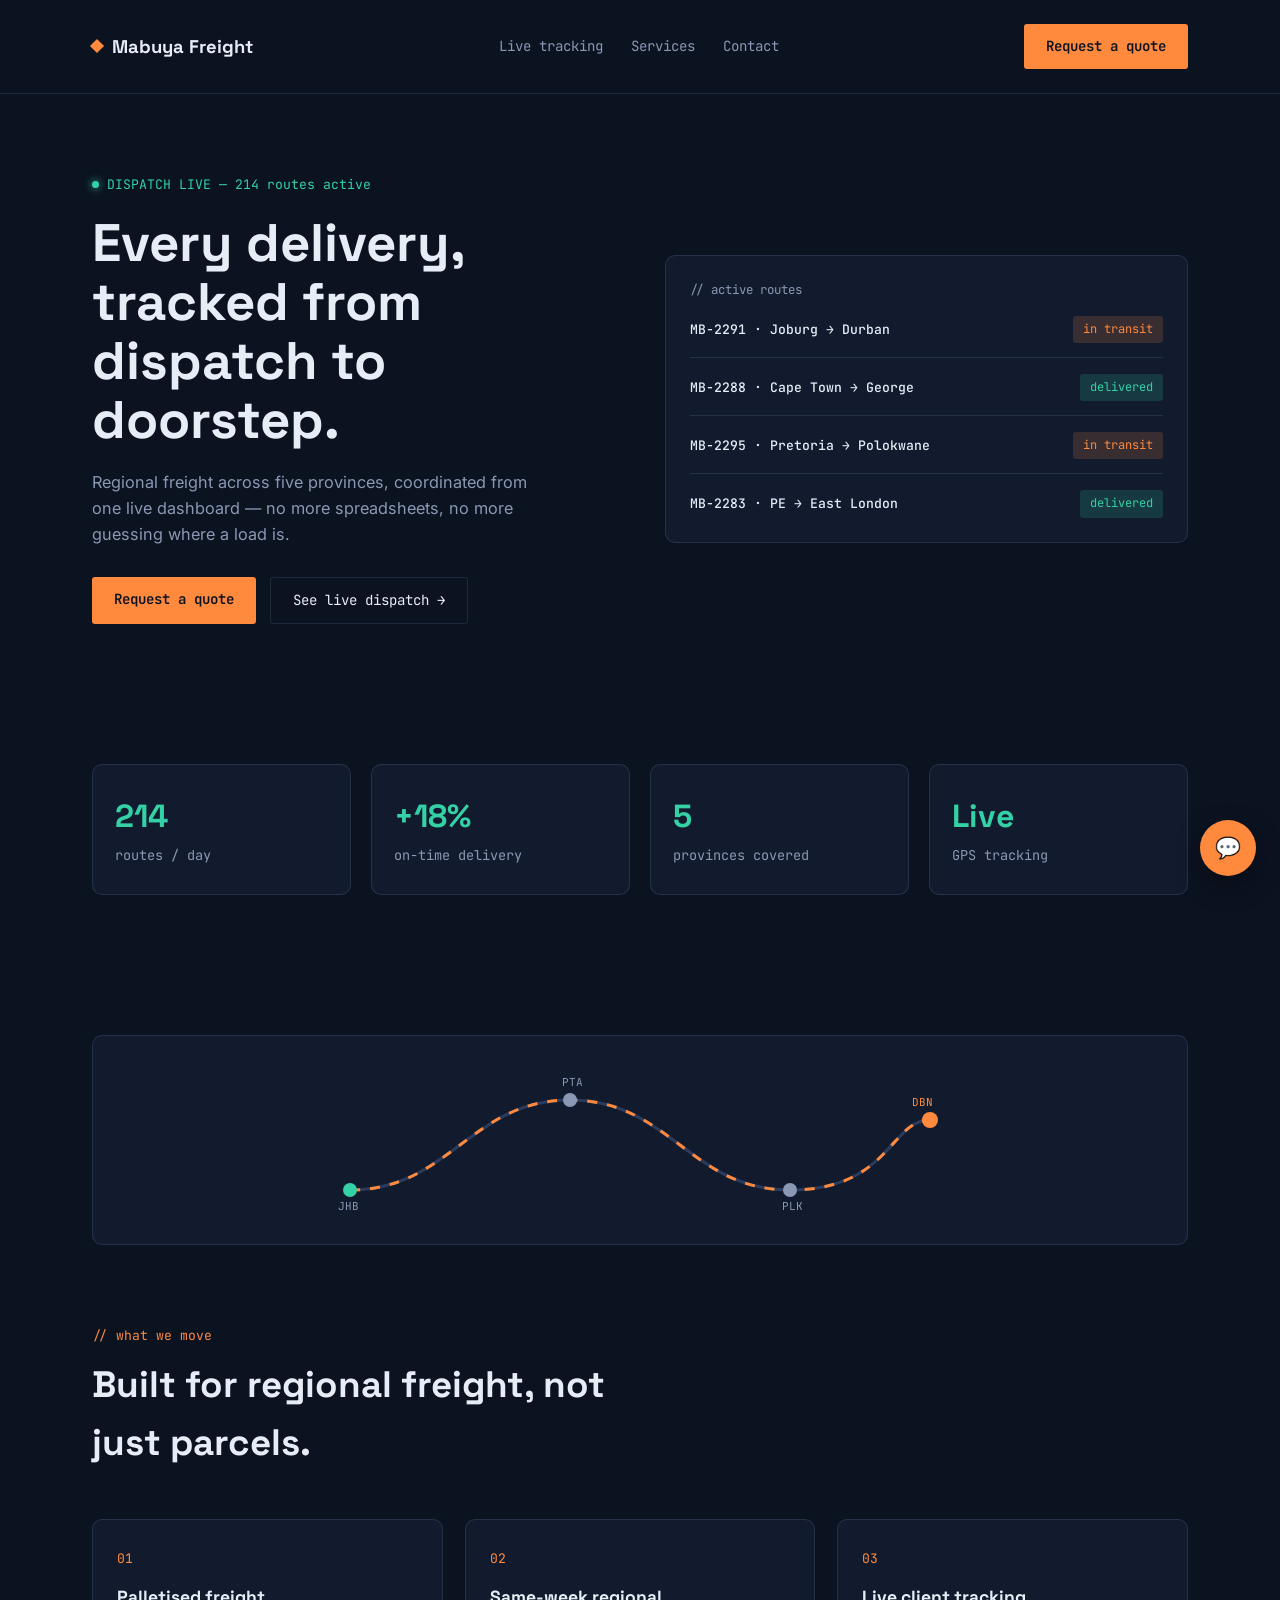
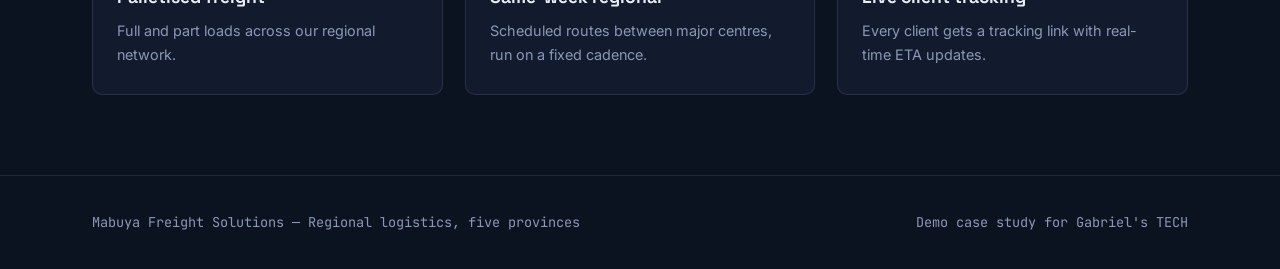
<file: demos/mabuya-freight.html>
<!DOCTYPE html>
<html lang="en">
<head>
<meta charset="UTF-8">
<meta name="viewport" content="width=device-width, initial-scale=1.0">
<title>Mabuya Freight Solutions — Live Dispatch, Regional Reach</title>
<style>
  @import url('https://fonts.googleapis.com/css2?family=Space+Grotesk:wght@400;500;600;700&family=JetBrains+Mono:wght@400;500&family=Inter:wght@400;500&display=swap');
  :root{
    --bg:#0B1220; --panel:#121B2E; --panel-2:#182338; --ink:#E7EDF7; --muted:#8B98B4;
    --accent:#FF8A3D; --accent-2:#34D1A6; --line:rgba(140,160,210,0.16);
    --head:'Space Grotesk', sans-serif; --mono:'JetBrains Mono', monospace; --sans:'Inter', sans-serif;
  }
  *{box-sizing:border-box; margin:0; padding:0;}
  body{background:var(--bg); color:var(--ink); font-family:var(--sans); line-height:1.6;}
  a{color:inherit;}
  .wrap{max-width:1160px; margin:0 auto; padding:0 32px;}
  header{padding:24px 0; border-bottom:1px solid var(--line);}
  nav{display:flex; justify-content:space-between; align-items:center; max-width:1160px; margin:0 auto; padding:0 32px;}
  .brand{font-family:var(--head); font-size:1.15rem; font-weight:700; display:flex; align-items:center; gap:10px;}
  .brand .mark{width:10px; height:10px; background:var(--accent); transform:rotate(45deg);}
  .navlinks{display:flex; gap:28px; font-size:0.88rem; font-family:var(--mono);}
  .navlinks a{text-decoration:none; color:var(--muted);}
  .cta-btn{background:var(--accent); color:#0B1220; padding:11px 22px; border-radius:3px; text-decoration:none; font-size:0.88rem; font-weight:600; font-family:var(--mono);}
  .hero{padding:80px 0 60px; display:grid; grid-template-columns:1fr 1fr; gap:50px; align-items:center;}
  .hero .status{font-family:var(--mono); color:var(--accent-2); font-size:0.82rem; margin-bottom:18px; display:flex; align-items:center; gap:8px;}
  .hero .status::before{content:''; width:7px; height:7px; border-radius:50%; background:var(--accent-2); box-shadow:0 0 8px var(--accent-2);}
  .hero h1{font-family:var(--head); font-size:clamp(2.2rem,4.2vw,3.3rem); font-weight:700; line-height:1.12;}
  .hero p{margin-top:20px; color:var(--muted); font-size:1.02rem; max-width:440px;}
  .hero-actions{margin-top:30px; display:flex; gap:14px;}
  .ghost-btn{border:1px solid var(--line); padding:11px 22px; border-radius:3px; text-decoration:none; font-size:0.88rem; font-family:var(--mono);}
  .panel{background:var(--panel); border:1px solid var(--line); border-radius:10px; padding:24px;}
  .panel-title{font-family:var(--mono); font-size:0.78rem; color:var(--muted); margin-bottom:16px; text-transform:lowercase;}
  .route{display:flex; flex-direction:column; gap:16px;}
  .route-row{display:flex; justify-content:space-between; align-items:center; font-family:var(--mono); font-size:0.82rem; padding-bottom:14px; border-bottom:1px solid var(--line);}
  .route-row:last-child{border-bottom:none; padding-bottom:0;}
  .route-id{color:var(--ink); font-weight:500;}
  .route-status{padding:4px 10px; border-radius:3px; font-size:0.75rem;}
  .rs-transit{background:rgba(255,138,61,0.16); color:var(--accent);}
  .rs-delivered{background:rgba(52,209,166,0.16); color:var(--accent-2);}
  section{padding:80px 0;}
  .sec-head{max-width:540px; margin-bottom:46px;}
  .sec-head .eyebrow{font-family:var(--mono); color:var(--accent); font-size:0.82rem; margin-bottom:10px;}
  .sec-head h2{font-family:var(--head); font-size:clamp(1.8rem,3vw,2.3rem); font-weight:700;}
  .stats{display:grid; grid-template-columns:repeat(4,1fr); gap:20px;}
  .stat{background:var(--panel); border:1px solid var(--line); border-radius:10px; padding:26px 22px;}
  .stat b{font-family:var(--head); font-size:2rem; font-weight:700; display:block; color:var(--accent-2);}
  .stat span{color:var(--muted); font-size:0.85rem; font-family:var(--mono);}
  .services{display:grid; grid-template-columns:repeat(3,1fr); gap:22px;}
  .svc{background:var(--panel); border:1px solid var(--line); border-radius:10px; padding:28px 24px;}
  .svc .num{font-family:var(--mono); color:var(--accent); font-size:0.82rem; margin-bottom:14px;}
  .svc h3{font-family:var(--head); font-size:1.1rem; margin-bottom:8px;}
  .svc p{color:var(--muted); font-size:0.9rem;}
  footer{border-top:1px solid var(--line); padding:36px 0; display:flex; justify-content:space-between; align-items:center; color:var(--muted); font-size:0.85rem; font-family:var(--mono);}
  .map-illus{margin-top:60px; background:var(--panel); border:1px solid var(--line); border-radius:10px; padding:24px; display:flex; justify-content:center;}
  .ai-widget{position:fixed; right:24px; bottom:24px; z-index:200;}
  .ai-toggle{width:56px; height:56px; border-radius:50%; background:var(--accent); color:#0B1220; border:none; cursor:pointer; box-shadow:0 10px 30px -8px rgba(0,0,0,0.6); font-size:1.3rem; display:flex; align-items:center; justify-content:center;}
  .ai-panel{position:absolute; bottom:70px; right:0; width:300px; background:var(--panel); border:1px solid var(--line); border-radius:8px; box-shadow:0 20px 50px -20px rgba(0,0,0,0.7); display:none; overflow:hidden;}
  .ai-panel.open{display:block;}
  .ai-head{background:var(--accent); color:#0B1220; padding:14px 18px; font-size:0.86rem; font-weight:700; font-family:var(--head);}
  .ai-head small{display:block; font-weight:400; opacity:0.85; font-size:0.74rem; margin-top:2px; font-family:var(--mono);}
  .ai-body{padding:14px 16px; max-height:220px; overflow-y:auto; display:flex; flex-direction:column; gap:10px;}
  .ai-msg{font-size:0.82rem; line-height:1.5; font-family:var(--mono);}
  .ai-msg.bot{background:var(--panel-2); padding:10px 12px; border-radius:6px; border-top-left-radius:2px;}
  .ai-msg.user{background:var(--accent); color:#0B1220; padding:10px 12px; border-radius:6px; border-top-right-radius:2px; align-self:flex-end;}
  .ai-suggestions{padding:0 16px 14px; display:flex; flex-direction:column; gap:8px;}
  .ai-sugg{text-align:left; background:none; border:1px solid var(--line); border-radius:5px; padding:8px 10px; font-size:0.76rem; cursor:pointer; color:var(--ink); font-family:var(--mono);}
  .ai-sugg:hover{border-color:var(--accent);}
  @media(max-width:820px){
    .navlinks{display:none;}
    .hero{grid-template-columns:1fr;}
    .stats{grid-template-columns:repeat(2,1fr);}
    .services{grid-template-columns:1fr;}
  }
</style>
</head>
<body>
<header>
  <nav>
    <div class="brand"><span class="mark"></span>Mabuya Freight</div>
    <div class="navlinks">
      <a href="#tracking">Live tracking</a>
      <a href="#services">Services</a>
      <a href="#contact">Contact</a>
    </div>
    <a href="#contact" class="cta-btn">Request a quote</a>
  </nav>
</header>

<div class="wrap">
  <section class="hero">
    <div>
      <div class="status">DISPATCH LIVE — 214 routes active</div>
      <h1>Every delivery, tracked from dispatch to doorstep.</h1>
      <p>Regional freight across five provinces, coordinated from one live dashboard — no more spreadsheets, no more guessing where a load is.</p>
      <div class="hero-actions">
        <a href="#contact" class="cta-btn">Request a quote</a>
        <a href="#tracking" class="ghost-btn">See live dispatch →</a>
      </div>
    </div>
    <div class="panel" id="tracking">
      <div class="panel-title">// active routes</div>
      <div class="route">
        <div class="route-row"><span class="route-id">MB-2291 · Joburg → Durban</span><span class="route-status rs-transit">in transit</span></div>
        <div class="route-row"><span class="route-id">MB-2288 · Cape Town → George</span><span class="route-status rs-delivered">delivered</span></div>
        <div class="route-row"><span class="route-id">MB-2295 · Pretoria → Polokwane</span><span class="route-status rs-transit">in transit</span></div>
        <div class="route-row"><span class="route-id">MB-2283 · PE → East London</span><span class="route-status rs-delivered">delivered</span></div>
      </div>
    </div>
  </section>

  <section>
    <div class="stats">
      <div class="stat"><b>214</b><span>routes / day</span></div>
      <div class="stat"><b>+18%</b><span>on-time delivery</span></div>
      <div class="stat"><b>5</b><span>provinces covered</span></div>
      <div class="stat"><b>Live</b><span>GPS tracking</span></div>
    </div>
  </section>

  <div class="map-illus">
    <svg viewBox="0 0 620 160" width="100%" style="max-width:620px;" fill="none" xmlns="http://www.w3.org/2000/svg">
      <path d="M20 130 C120 130, 140 40, 240 40 S 360 130, 460 130 S 560 60, 600 60" stroke="#2A3B5C" stroke-width="3" fill="none"/>
      <path d="M20 130 C120 130, 140 40, 240 40 S 360 130, 460 130 S 560 60, 600 60" stroke="#FF8A3D" stroke-width="3" fill="none" stroke-dasharray="10 10"/>
      <circle cx="20" cy="130" r="7" fill="#34D1A6"/>
      <circle cx="240" cy="40" r="7" fill="#8B98B4"/>
      <circle cx="460" cy="130" r="7" fill="#8B98B4"/>
      <circle cx="600" cy="60" r="8" fill="#FF8A3D"/>
      <text x="8" y="150" fill="#8B98B4" font-size="11" font-family="JetBrains Mono, monospace">JHB</text>
      <text x="232" y="26" fill="#8B98B4" font-size="11" font-family="JetBrains Mono, monospace">PTA</text>
      <text x="452" y="150" fill="#8B98B4" font-size="11" font-family="JetBrains Mono, monospace">PLK</text>
      <text x="582" y="46" fill="#FF8A3D" font-size="11" font-family="JetBrains Mono, monospace">DBN</text>
    </svg>
  </div>

  <section id="services">
    <div class="sec-head">
      <div class="eyebrow">// what we move</div>
      <h2>Built for regional freight, not just parcels.</h2>
    </div>
    <div class="services">
      <div class="svc"><div class="num">01</div><h3>Palletised freight</h3><p>Full and part loads across our regional network.</p></div>
      <div class="svc"><div class="num">02</div><h3>Same-week regional</h3><p>Scheduled routes between major centres, run on a fixed cadence.</p></div>
      <div class="svc"><div class="num">03</div><h3>Live client tracking</h3><p>Every client gets a tracking link with real-time ETA updates.</p></div>
    </div>
  </section>
</div>

<footer id="contact">
  <div class="wrap" style="display:flex; justify-content:space-between; width:100%; align-items:center;">
    <span>Mabuya Freight Solutions — Regional logistics, five provinces</span>
    <span>Demo case study for Gabriel's TECH</span>
  </div>
</footer>

<div class="ai-widget">
  <div class="ai-panel" id="aiPanel">
    <div class="ai-head">Dispatch Assistant<small>// AI-flagged delays &amp; ETAs</small></div>
    <div class="ai-body" id="aiBody">
      <div class="ai-msg bot">Ask me about a route ID, or which loads are at risk today.</div>
    </div>
    <div class="ai-suggestions">
      <button class="ai-sugg" data-q="risk">Which route is at risk of delay?</button>
      <button class="ai-sugg" data-q="eta">ETA for MB-2291?</button>
      <button class="ai-sugg" data-q="reroute">Suggest a reroute for MB-2295</button>
    </div>
  </div>
  <button class="ai-toggle" id="aiToggle" aria-label="Open dispatch assistant">💬</button>
</div>
<script>
  const aiToggle = document.getElementById('aiToggle');
  const aiPanel = document.getElementById('aiPanel');
  const aiBody = document.getElementById('aiBody');
  const answers = {
    risk: "MB-2295 (Pretoria → Polokwane) is running 22 min behind due to N1 congestion. Flagged for the dispatcher.",
    eta: "MB-2291 (Joburg → Durban): on schedule, estimated arrival 16:45.",
    reroute: "Suggested: divert via R101 to bypass the N1 backup — saves an estimated 18 minutes."
  };
  aiToggle.addEventListener('click', () => aiPanel.classList.toggle('open'));
  document.querySelectorAll('.ai-sugg').forEach(btn => {
    btn.addEventListener('click', () => {
      const q = btn.textContent;
      const key = btn.dataset.q;
      const userMsg = document.createElement('div');
      userMsg.className = 'ai-msg user';
      userMsg.textContent = q;
      aiBody.appendChild(userMsg);
      setTimeout(() => {
        const botMsg = document.createElement('div');
        botMsg.className = 'ai-msg bot';
        botMsg.textContent = answers[key] || "I can check route status, ETAs, or flag delay risk — try one of the questions above.";
        aiBody.appendChild(botMsg);
        aiBody.scrollTop = aiBody.scrollHeight;
      }, 450);
      aiBody.scrollTop = aiBody.scrollHeight;
    });
  });
</script>
</body>
</html>
</file>
